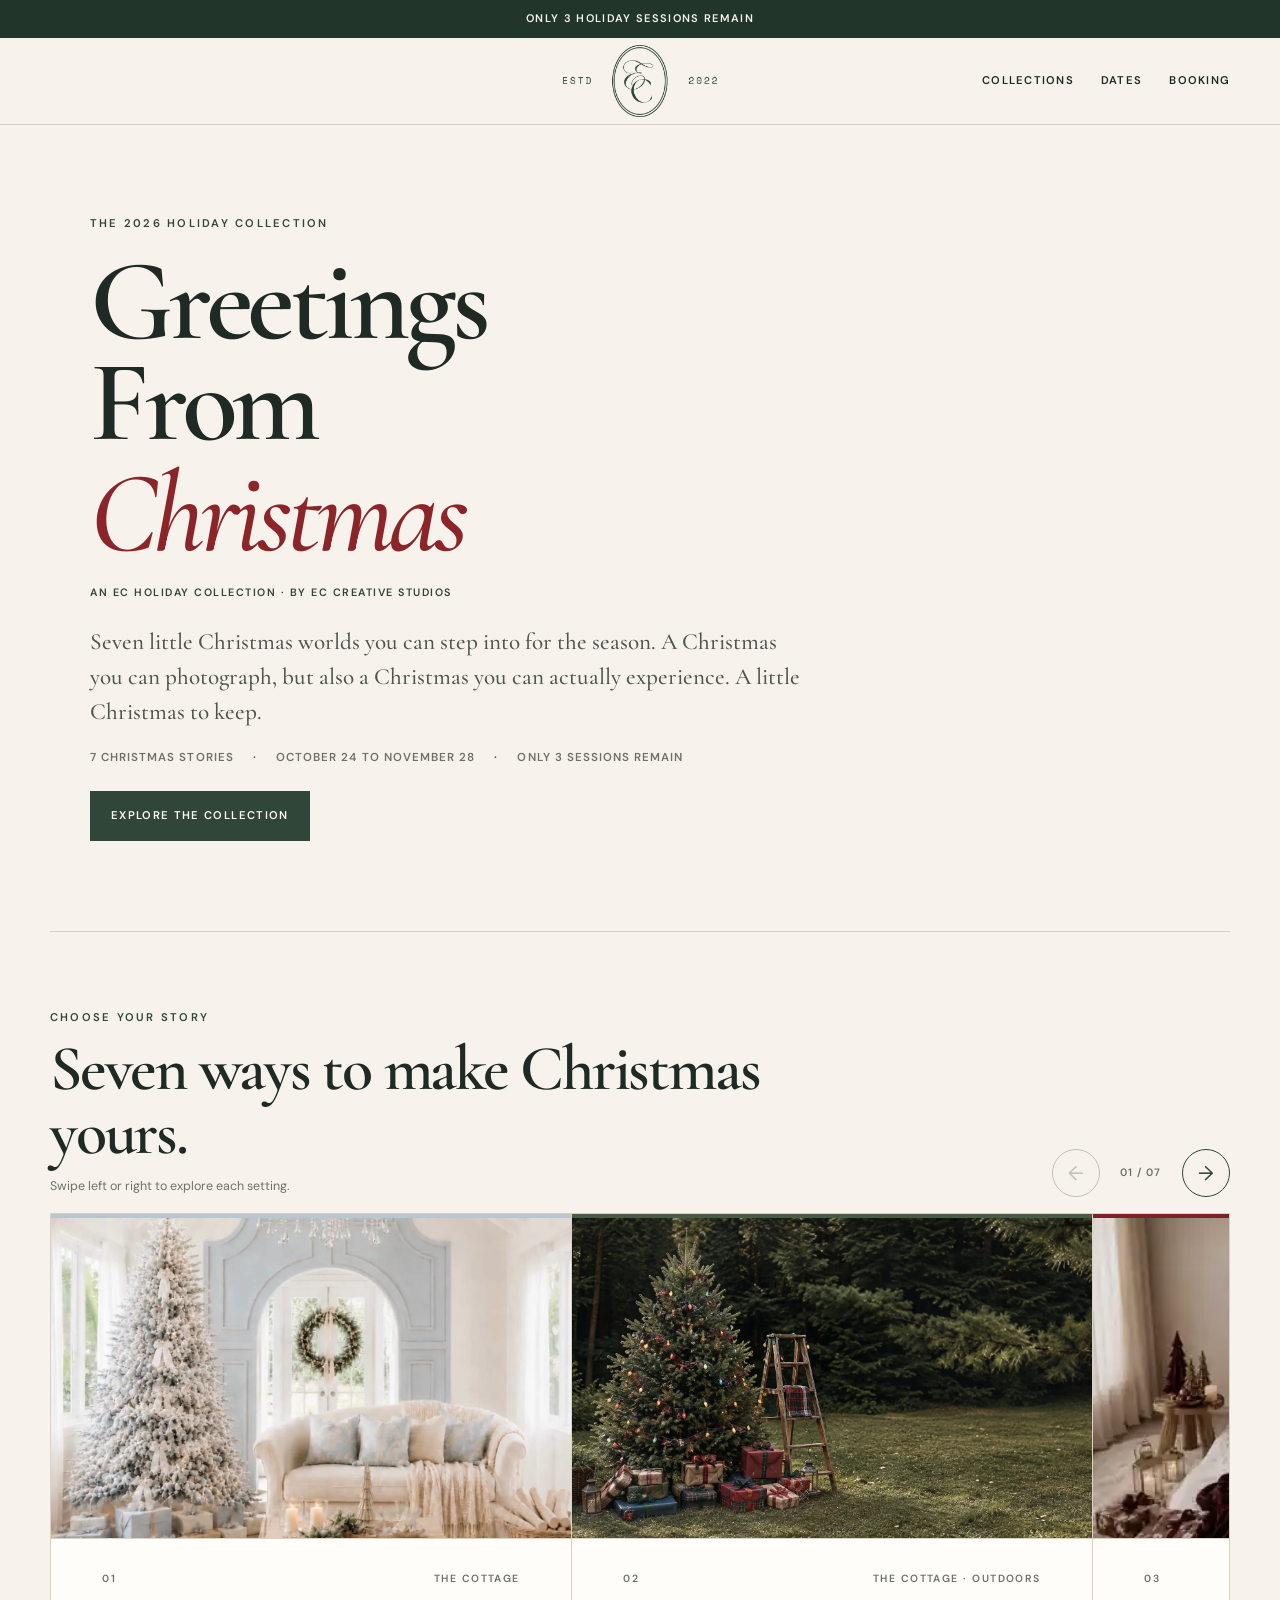
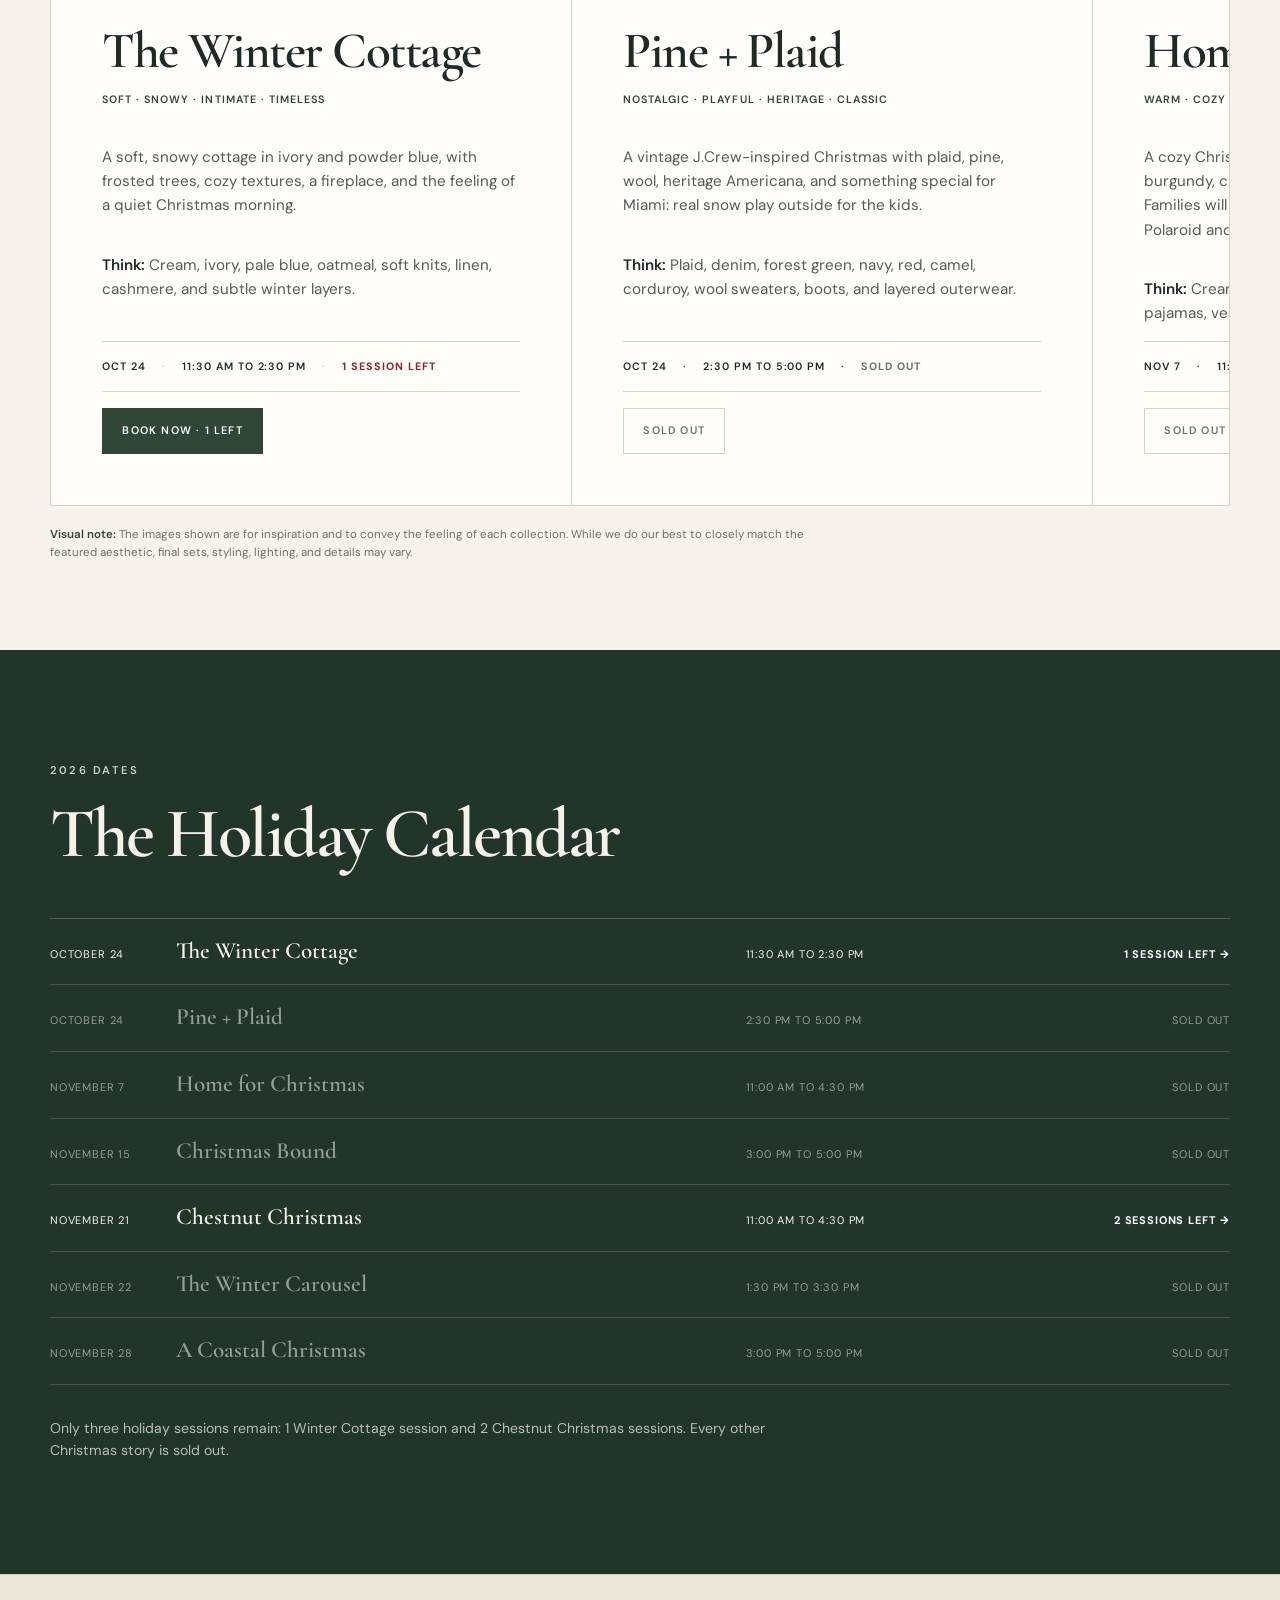
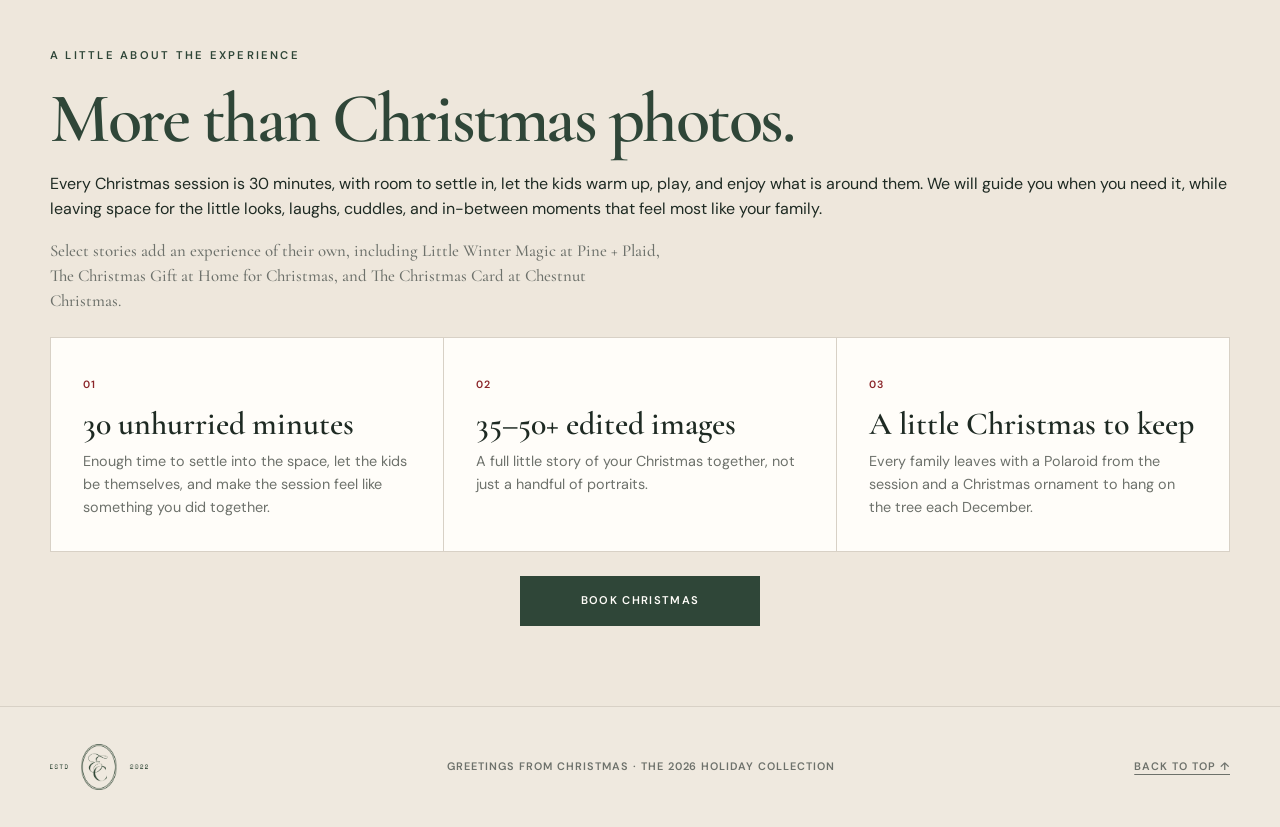
<file: index.html>
<!doctype html>
<html lang="en">
<head>
  <meta charset="utf-8" />
  <meta name="viewport" content="width=device-width, initial-scale=1" />
  <meta name="theme-color" content="#f7f3ec" />
  <meta name="description" content="Greetings From Christmas, the 2026 EC Creative Studios Holiday Collection. Seven Christmas stories available in limited sessions from October 24 through November 28." />
  <meta property="og:title" content="Greetings From Christmas | 2026 Holiday Collection" />
  <meta property="og:description" content="Seven Christmas stories. One season worth remembering. By EC Creative Studios." />
  <meta property="og:type" content="website" />
  <meta property="og:url" content="https://holiday.eccreativestudios.com/" />
  <meta property="og:site_name" content="EC Creative Studios" />
  <meta property="og:image" content="https://holiday.eccreativestudios.com/assets/greetings-from-christmas-share.jpg" />
  <meta property="og:image:secure_url" content="https://holiday.eccreativestudios.com/assets/greetings-from-christmas-share.jpg" />
  <meta property="og:image:type" content="image/jpeg" />
  <meta property="og:image:width" content="1200" />
  <meta property="og:image:height" content="630" />
  <meta property="og:image:alt" content="Greetings From Christmas, the 2026 Holiday Collection by EC Creative Studios" />
  <meta name="twitter:card" content="summary_large_image" />
  <meta name="twitter:title" content="Greetings From Christmas | 2026 Holiday Collection" />
  <meta name="twitter:description" content="Seven Christmas stories. One season worth remembering. By EC Creative Studios." />
  <meta name="twitter:image" content="https://holiday.eccreativestudios.com/assets/greetings-from-christmas-share.jpg" />
  <link rel="image_src" href="https://holiday.eccreativestudios.com/assets/greetings-from-christmas-share.jpg" />
  <title>Greetings From Christmas | EC Creative Studios</title>
  <link rel="preconnect" href="https://fonts.googleapis.com" />
  <link rel="preconnect" href="https://fonts.gstatic.com" crossorigin />
  <link href="https://fonts.googleapis.com/css2?family=Cormorant+Garamond:ital,wght@0,500;0,600;1,500&family=DM+Sans:wght@400;500;600&display=swap" rel="stylesheet" />
  <link rel="preload" as="image" href="assets/winter-cottage.webp" fetchpriority="high" />
  <link rel="stylesheet" href="styles.css" />
  <link rel="stylesheet" href="media.css" />
  <script defer src="collections.js"></script>
  <script defer src="app.js"></script>
</head>
<body>
  <a class="skip-link" href="#stories">Skip to the collection</a>

  <div class="preview-ribbon" role="note">
    <span>Private client access</span>
    <span aria-hidden="true">•</span>
    <span>Public release September 1</span>
  </div>

  <header class="site-header" id="top">
    <nav class="nav shell" aria-label="Primary navigation">
      <a class="brand" href="#top" aria-label="EC Creative Studios holiday collection home">
        <img class="brand-logo" src="assets/ec-creative-logo.webp" alt="EC Creative Studios, established 2022" width="1064" height="500" />
      </a>
      <div class="nav-links">
        <a href="#stories">Collections</a>
        <a href="#dates">Dates</a>
        <a href="booking.html">Booking</a>
      </div>
      <details class="mobile-menu">
        <summary aria-label="Open navigation menu">
          <span class="mobile-menu-icon" aria-hidden="true"></span>
        </summary>
        <nav class="mobile-menu-panel" aria-label="Mobile navigation">
          <a href="#dates">Dates</a>
          <a href="booking.html">Booking</a>
        </nav>
      </details>
    </nav>
  </header>

  <main>
    <section class="hero shell" aria-labelledby="hero-title">
      <p class="eyebrow">The 2026 Holiday Collection</p>
      <h1 id="hero-title"><span>Greetings From</span><em>Christmas</em></h1>
      <div class="hero-byline">
        <span>An EC Holiday Collection · By EC Creative Studios</span>
      </div>
      <p class="hero-intro">Seven little Christmas worlds you can step into for the season. A Christmas you can photograph, but also a Christmas you can actually experience. A little Christmas to keep.</p>
      <div class="hero-meta" aria-label="Collection details">
        <span>7 Christmas stories</span>
        <span>October 24 to November 28</span>
        <span>Only 3 sessions remain</span>
      </div>
      <a class="button button-primary" href="#stories">Explore the collection</a>
    </section>

    <section class="collection shell" id="stories" aria-labelledby="stories-heading">
      <div class="carousel-header">
        <div>
          <p class="eyebrow">Choose your story</p>
          <h2 id="stories-heading">Seven ways to make Christmas yours.</h2>
          <p class="swipe-hint">Swipe left or right to explore each setting.</p>
        </div>
        <div class="carousel-controls" aria-label="Collection carousel controls">
          <button class="carousel-button" type="button" data-carousel-direction="-1" aria-label="Previous Christmas story">←</button>
          <span class="carousel-count" id="carousel-count" aria-live="polite">01 / 07</span>
          <button class="carousel-button" type="button" data-carousel-direction="1" aria-label="Next Christmas story">→</button>
        </div>
      </div>

      <div class="stories" id="story-carousel" role="region" aria-roledescription="carousel" aria-label="Christmas session collection" tabindex="0">
      <article class="story is-available" data-story-slug="the-winter-cottage" role="group" aria-roledescription="slide" aria-label="1 of 7: The Winter Cottage, 1 session left" style="--accent:#b8c7cf">
        <figure class="story-media">
          <img src="assets/winter-cottage.webp" alt="Pale blue and white Christmas cottage living room with a chandelier, frosted tree, and soft neutral furnishings" width="1320" height="1589" fetchpriority="high" decoding="async" />
        </figure>
        <div class="story-topline"><span>01</span><span>The Cottage</span></div>
        <h3>The Winter Cottage</h3>
        <p class="story-feeling">Soft · Snowy · Intimate · Timeless</p>
        <p class="story-description">A soft, snowy cottage in ivory and powder blue, with frosted trees, cozy textures, a fireplace, and the feeling of a quiet Christmas morning.</p>
        <p class="story-think"><strong>Think:</strong> Cream, ivory, pale blue, oatmeal, soft knits, linen, cashmere, and subtle winter layers.</p>
        <div class="story-logistics"><span>Oct 24</span><span>11:30 AM to 2:30 PM</span><span class="story-availability is-low">1 session left</span></div>
        <a class="text-link" href="booking.html?story=the-winter-cottage">Book now · 1 left</a>
      </article>

      <article class="story is-sold-out" data-story-slug="pine-plaid" role="group" aria-roledescription="slide" aria-label="2 of 7: Pine and Plaid, sold out" style="--accent:#485b45">
        <figure class="story-media">
          <img src="assets/pine-plaid.webp" alt="Outdoor Christmas tree with plaid details, wrapped gifts, and evergreens" width="1672" height="941" loading="lazy" decoding="async" />
        </figure>
        <div class="story-topline"><span>02</span><span>The Cottage · Outdoors</span></div>
        <h3>Pine + Plaid</h3>
        <p class="story-feeling">Nostalgic · Playful · Heritage · Classic</p>
        <p class="story-description">A vintage J.Crew-inspired Christmas with plaid, pine, wool, heritage Americana, and something special for Miami: real snow play outside for the kids.</p>
        <p class="story-think"><strong>Think:</strong> Plaid, denim, forest green, navy, red, camel, corduroy, wool sweaters, boots, and layered outerwear.</p>
        <div class="story-logistics"><span>Oct 24</span><span>2:30 PM to 5:00 PM</span><span class="story-availability is-sold-out">Sold out</span></div>
        <span class="text-link is-disabled" aria-disabled="true">Sold out</span>
      </article>

      <article class="story is-sold-out" data-story-slug="home-for-christmas" role="group" aria-roledescription="slide" aria-label="3 of 7: Home for Christmas, sold out" style="--accent:#7d2027">
        <figure class="story-media">
          <img src="assets/home-for-christmas.webp" alt="Cozy Christmas bedroom with children resting on a bed, burgundy bows, candlelight, evergreen garland, and a decorated tree" width="1400" height="1050" loading="lazy" decoding="async" />
        </figure>
        <div class="story-topline"><span>03</span><span>Mint Studios</span></div>
        <h3>Home for Christmas</h3>
        <p class="story-feeling">Warm · Cozy · Nostalgic · Home</p>
        <p class="story-description">A cozy Christmas-at-home story in cream, deep burgundy, candlelight, soft bedding, and evergreen. Families will also make The Christmas Gift with their Polaroid and ornament.</p>
        <p class="story-think"><strong>Think:</strong> Cream, deep burgundy, evergreen, soft knits, pajamas, velvet, tartan, and cozy holiday layers.</p>
        <div class="story-logistics"><span>Nov 7</span><span>11:00 AM to 4:30 PM</span><span class="story-availability is-sold-out">Sold out</span></div>
        <span class="text-link is-disabled" aria-disabled="true">Sold out</span>
      </article>

      <article class="story is-sold-out" data-story-slug="christmas-bound" role="group" aria-roledescription="slide" aria-label="4 of 7: Christmas Bound, sold out" style="--accent:#8f3030">
        <figure class="story-media">
          <img src="assets/christmas-bound.webp" alt="Vintage red convertible filled with wrapped Christmas gifts, wreaths, and evergreen trees" width="1200" height="1182" loading="lazy" decoding="async" />
        </figure>
        <div class="story-topline"><span>04</span><span>Vintage Car · Limited Edition</span></div>
        <h3>Christmas Bound</h3>
        <p class="story-feeling">Cinematic · Adventurous · Nostalgic · Homeward</p>
        <p class="story-description">A Christmas journey inspired by heading home for the holidays, with luggage, packages, trees, and all the little details that make the journey part of the memory.</p>
        <p class="story-think"><strong>Think:</strong> Tartan, denim, corduroy, wool coats, sweaters, loafers, boots, and lived-in layers.</p>
        <div class="story-logistics"><span>Nov 15</span><span>3:00 PM to 5:00 PM</span><span>4 sessions</span><span class="story-availability is-sold-out">Sold out</span></div>
        <span class="text-link is-disabled" aria-disabled="true">Sold out</span>
      </article>

      <article class="story is-available" data-story-slug="chestnut-christmas" role="group" aria-roledescription="slide" aria-label="5 of 7: Chestnut Christmas, 2 sessions left" style="--accent:#74513f">
        <figure class="story-media">
          <img src="assets/chestnut-christmas.webp" alt="Warm cream Christmas living room with chestnut ornaments, brown velvet bows, evergreen garland, and layered neutral furnishings" width="1536" height="1024" loading="lazy" decoding="async" />
        </figure>
        <div class="story-topline"><span>05</span><span>Mint Studios</span></div>
        <h3>Chestnut Christmas</h3>
        <p class="story-feeling">Warm · Heritage · Classic · Cozy</p>
        <p class="story-description">Warm brown tones, wood, books, plaid, and an old-fashioned Christmas-at-home feeling. Families will use their Polaroid to create The Christmas Card.</p>
        <p class="story-think"><strong>Think:</strong> Chocolate, camel, cream, forest green, tartan, wool, corduroy, loafers, and knits.</p>
        <div class="story-logistics"><span>Nov 21</span><span>11:00 AM to 4:30 PM</span><span class="story-availability is-low">2 sessions left</span></div>
        <a class="text-link" href="booking.html?story=chestnut-christmas">Book now · 2 left</a>
      </article>
      <article class="story is-sold-out" data-story-slug="the-winter-carousel" role="group" aria-roledescription="slide" aria-label="6 of 7: The Winter Carousel, sold out" style="--accent:#c5b996">
        <figure class="story-media">
          <img src="assets/winter-carousel.webp" alt="White and gold winter carousel surrounded by frosted Christmas trees" width="1672" height="941" loading="lazy" decoding="async" />
        </figure>
        <div class="story-topline"><span>06</span><span>Mint Studios</span></div>
        <h3>The Winter Carousel</h3>
        <p class="story-feeling">Dreamy · Whimsical · Playful · Magical</p>
        <p class="story-description">A little Christmas magic for the kids, with frosted trees, a beautiful carousel, and plenty of room to ride, play, and simply be little.</p>
        <p class="story-think"><strong>Think:</strong> Ivory, winter white, soft neutrals, delicate textures, and timeless children’s clothing.</p>
        <div class="story-logistics"><span>Nov 22</span><span>1:30 PM to 3:30 PM</span><span class="story-availability is-sold-out">Sold out</span></div>
        <span class="text-link is-disabled" aria-disabled="true">Sold out</span>
      </article>

      <article class="story is-sold-out" data-story-slug="coastal-christmas" role="group" aria-roledescription="slide" aria-label="7 of 7: A Coastal Christmas, sold out" style="--accent:#819189">
        <figure class="story-media">
          <img src="assets/salt-pine.webp" alt="South Florida Christmas courtyard with a white cottage, warm sand, natural pine, and soft coastal holiday details" width="1672" height="941" loading="lazy" decoding="async" />
        </figure>
        <div class="story-topline"><span>07</span><span>South Florida · Outdoors</span></div>
        <h3>A Coastal Christmas</h3>
        <p class="story-feeling">Coastal · Warm · Relaxed · Miami</p>
        <p class="story-description">A very Miami Christmas with a beautiful white cottage, warm sand, soft neutrals, natural pine, and coastal details. Traditional Christmas, reimagined for home.</p>
        <p class="story-think"><strong>Think:</strong> Cream, oatmeal, sage, dusty blue, sand, linen, soft knits, natural textures, and understated holiday details.</p>
        <div class="story-logistics"><span>Nov 28</span><span>3:00 PM to 5:00 PM</span><span class="story-availability is-sold-out">Sold out</span></div>
        <span class="text-link is-disabled" aria-disabled="true">Sold out</span>
      </article>
      </div>
      <p class="collection-disclaimer" role="note"><strong>Visual note:</strong> The images shown are for inspiration and to convey the feeling of each collection. While we do our best to closely match the featured aesthetic, final sets, styling, lighting, and details may vary.</p>
    </section>

    <section class="schedule" id="dates" aria-labelledby="schedule-heading">
      <div class="shell">
        <div class="section-heading">
          <p class="eyebrow">2026 dates</p>
          <h2 id="schedule-heading">The Holiday Calendar</h2>
        </div>
        <div class="schedule-list" id="schedule-list"></div>
        <p class="schedule-note">Only three holiday sessions remain: 1 Winter Cottage session and 2 Chestnut Christmas sessions. Every other Christmas story is sold out.</p>
      </div>
    </section>

    <section class="book-christmas" aria-labelledby="book-christmas-heading">
      <div class="shell">
        <div class="book-christmas-heading">
          <div>
            <p class="eyebrow">A little about the experience</p>
            <h2 id="book-christmas-heading">More than Christmas photos.</h2>
            <p>Every Christmas session is 30 minutes, with room to settle in, let the kids warm up, play, and enjoy what is around them. We will guide you when you need it, while leaving space for the little looks, laughs, cuddles, and in-between moments that feel most like your family.</p>
            <p>Select stories add an experience of their own, including Little Winter Magic at Pine + Plaid, The Christmas Gift at Home for Christmas, and The Christmas Card at Chestnut Christmas.</p>
          </div>
        </div>
        <div class="details" aria-label="What is included in every Christmas session">
          <article>
            <span>01</span>
            <h3>30 unhurried minutes</h3>
            <p>Enough time to settle into the space, let the kids be themselves, and make the session feel like something you did together.</p>
          </article>
          <article>
            <span>02</span>
            <h3>35–50+ edited images</h3>
            <p>A full little story of your Christmas together, not just a handful of portraits.</p>
          </article>
          <article>
            <span>03</span>
            <h3>A little Christmas to keep</h3>
            <p>Every family leaves with a Polaroid from the session and a Christmas ornament to hang on the tree each December.</p>
          </article>
        </div>
        <div class="book-christmas-cta">
          <a class="button button-primary" href="booking.html">Book Christmas</a>
        </div>
      </div>
    </section>
  </main>

  <footer>
    <div class="shell footer-inner">
      <div class="footer-brand footer-ec">
        <img src="assets/ec-creative-logo.webp" alt="EC Creative Studios" width="1064" height="500" loading="lazy" decoding="async" />
      </div>
      <p>Greetings From Christmas · The 2026 Holiday Collection</p>
      <a href="#top">Back to top ↑</a>
    </div>
  </footer>
</body>
</html>
</file>
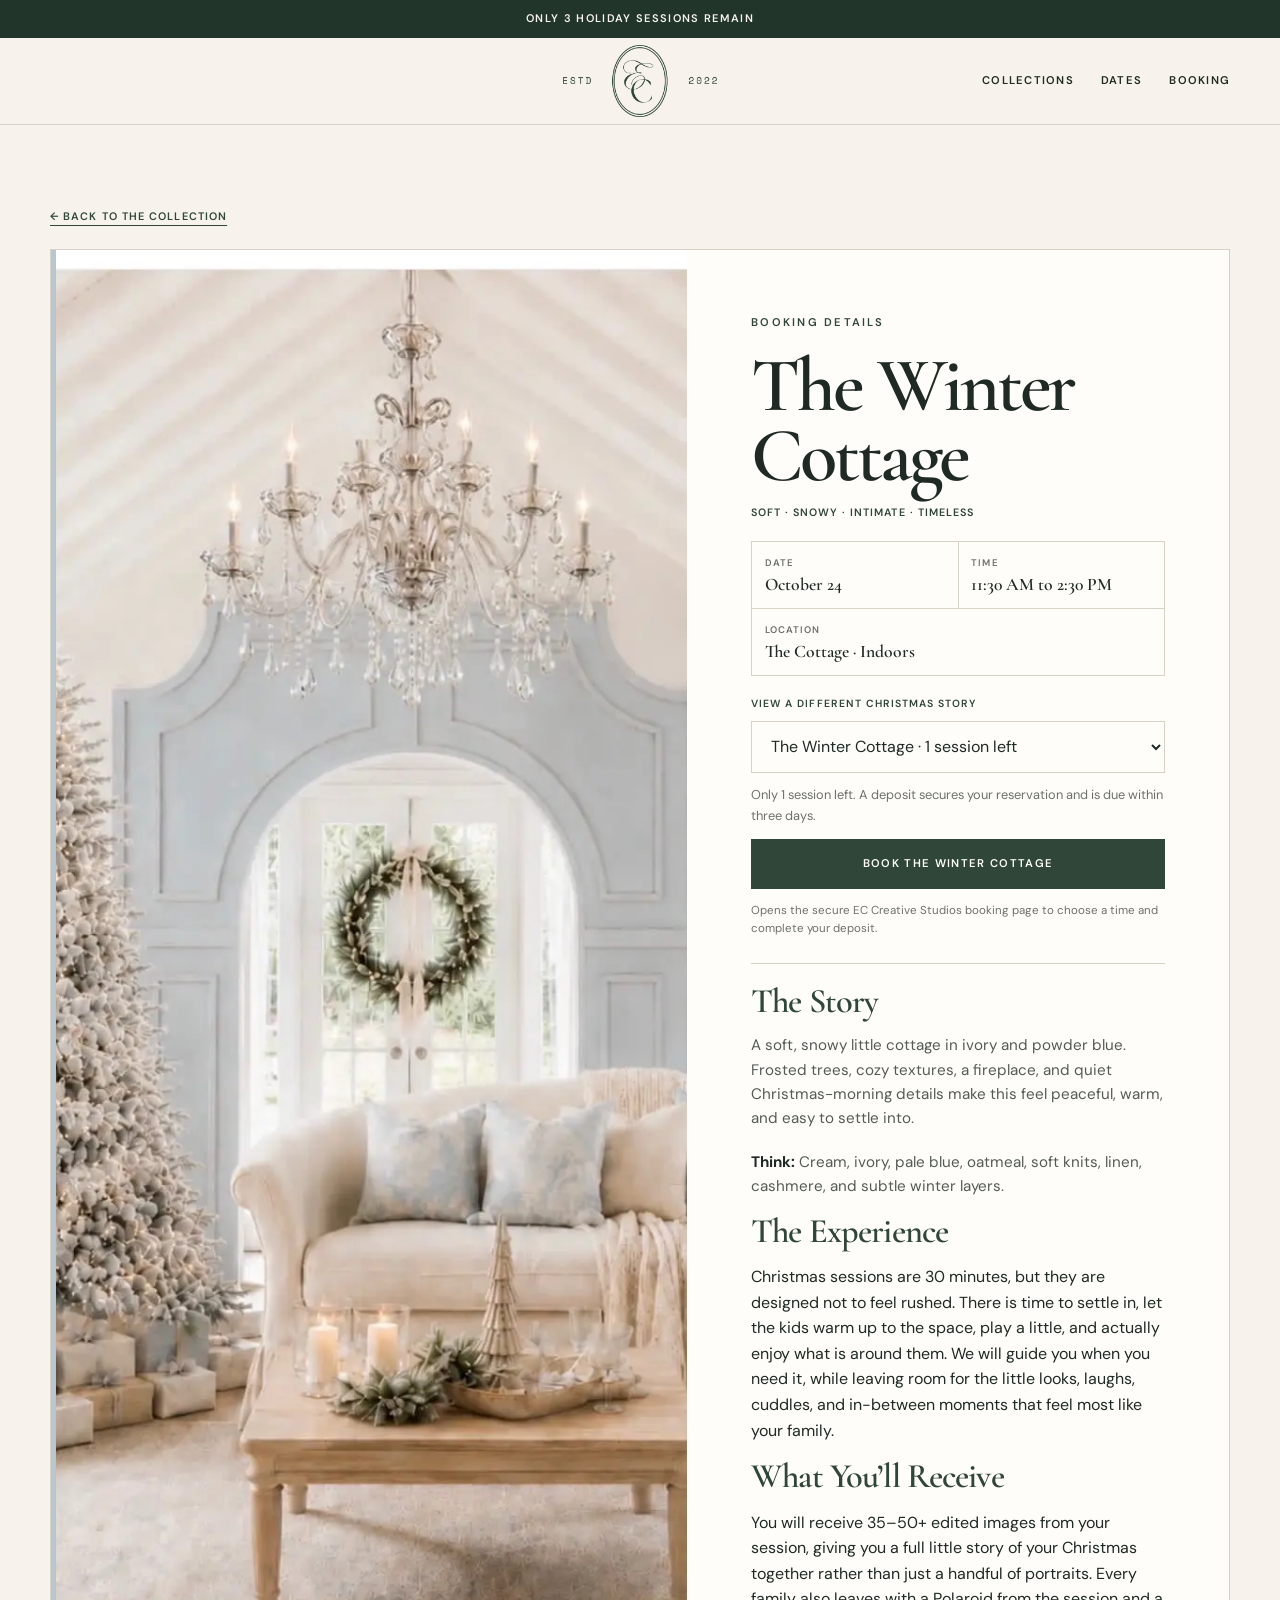
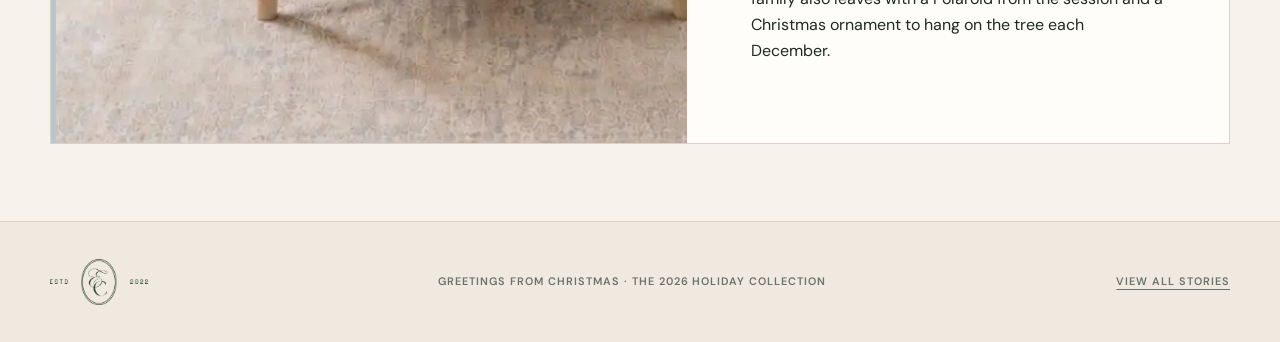
<file: booking.html>
<!doctype html>
<html lang="en">
<head>
  <meta charset="utf-8" />
  <meta name="viewport" content="width=device-width, initial-scale=1" />
  <meta name="theme-color" content="#f7f3ec" />
  <meta name="description" content="View dates, styling direction, experience details, and booking access for the 2026 EC Creative Studios Christmas collection." />
  <meta property="og:title" content="Book Greetings From Christmas | 2026 Holiday Collection" />
  <meta property="og:description" content="Choose your Christmas story, review its details, and reserve your 2026 holiday session." />
  <meta property="og:type" content="website" />
  <meta property="og:url" content="https://holiday.eccreativestudios.com/booking.html" />
  <meta property="og:site_name" content="EC Creative Studios" />
  <meta property="og:image" content="https://holiday.eccreativestudios.com/assets/greetings-from-christmas-share.jpg" />
  <meta property="og:image:secure_url" content="https://holiday.eccreativestudios.com/assets/greetings-from-christmas-share.jpg" />
  <meta property="og:image:type" content="image/jpeg" />
  <meta property="og:image:width" content="1200" />
  <meta property="og:image:height" content="630" />
  <meta property="og:image:alt" content="Greetings From Christmas, the 2026 Holiday Collection by EC Creative Studios" />
  <meta name="twitter:card" content="summary_large_image" />
  <meta name="twitter:title" content="Book Greetings From Christmas | 2026 Holiday Collection" />
  <meta name="twitter:description" content="Choose your Christmas story, review its details, and reserve your 2026 holiday session." />
  <meta name="twitter:image" content="https://holiday.eccreativestudios.com/assets/greetings-from-christmas-share.jpg" />
  <link rel="image_src" href="https://holiday.eccreativestudios.com/assets/greetings-from-christmas-share.jpg" />
  <title>Booking Details | Greetings From Christmas</title>
  <link rel="preconnect" href="https://fonts.googleapis.com" />
  <link rel="preconnect" href="https://fonts.gstatic.com" crossorigin />
  <link href="https://fonts.googleapis.com/css2?family=Cormorant+Garamond:ital,wght@0,500;0,600;1,500&family=DM+Sans:wght@400;500;600&display=swap" rel="stylesheet" />
  <link rel="stylesheet" href="styles.css" />
  <link rel="stylesheet" href="media.css" />
  <script defer src="collections.js"></script>
  <script defer src="app.js"></script>
</head>
<body class="booking-body">
  <a class="skip-link" href="#booking-details">Skip to booking details</a>

  <div class="preview-ribbon" role="note">
    <span>Private client access</span>
    <span aria-hidden="true">•</span>
    <span>Public release September 1</span>
  </div>

  <header class="site-header" id="top">
    <nav class="nav shell" aria-label="Primary navigation">
      <a class="brand" href="index.html" aria-label="EC Creative Studios holiday collection home">
        <img class="brand-logo" src="assets/ec-creative-logo.webp" alt="EC Creative Studios, established 2022" width="1064" height="500" />
      </a>
      <div class="nav-links">
        <a href="index.html#stories">Collections</a>
        <a href="index.html#dates">Dates</a>
        <a href="booking.html" aria-current="page">Booking</a>
      </div>
      <details class="mobile-menu">
        <summary aria-label="Open navigation menu">
          <span class="mobile-menu-icon" aria-hidden="true"></span>
        </summary>
        <nav class="mobile-menu-panel" aria-label="Mobile navigation">
          <a href="index.html#dates">Dates</a>
          <a href="booking.html" aria-current="page">Booking</a>
        </nav>
      </details>
    </nav>
  </header>

  <main class="booking-page" data-booking-page>
    <section class="booking-page-shell shell" id="booking-details" aria-labelledby="booking-title">
      <a class="back-link" href="index.html#stories">← Back to the collection</a>

      <div class="booking-layout">
        <figure class="booking-visual" id="booking-visual">
          <img id="booking-image" src="assets/winter-cottage.webp" alt="Pale blue and white Christmas cottage living room with a chandelier, frosted tree, and soft neutral furnishings" width="1320" height="1589" fetchpriority="high" decoding="async" />
          <div class="booking-image-pending" id="booking-image-pending" hidden>
            <span>Holiday Story</span>
            <strong>Photography coming soon</strong>
          </div>
        </figure>

        <div class="booking-detail">
          <p class="eyebrow">Booking details</p>
          <h1 id="booking-title">The Winter Cottage</h1>
          <p class="booking-feeling" id="booking-feeling">Soft · Snowy · Intimate · Timeless</p>
          <dl class="booking-meta-grid">
            <div>
              <dt>Date</dt>
              <dd id="booking-date">October 24</dd>
            </div>
            <div>
              <dt>Time</dt>
              <dd id="booking-time">11:30 AM to 2:30 PM</dd>
            </div>
            <div class="booking-meta-location">
              <dt>Location</dt>
              <dd id="booking-location">The Cottage · Indoors</dd>
            </div>
          </dl>

          <div class="booking-control">
            <label for="story-select">View a different Christmas story</label>
            <select id="story-select" aria-describedby="booking-status">
              <option value="the-winter-cottage">The Winter Cottage</option>
            </select>
          </div>

          <p class="booking-status" id="booking-status">Only 1 session left. A deposit secures your reservation and is due within three days.</p>
          <a class="button button-primary booking-button" id="booking-button" href="https://ECCreativeStudio.pixieset.com/booking/The-Winter-Cottage" aria-disabled="false">Book The Winter Cottage</a>
          <p class="booking-external-note">Opens the secure EC Creative Studios booking page to choose a time and complete your deposit.</p>

          <div class="booking-story-notes" aria-labelledby="booking-story-heading">
            <h2 id="booking-story-heading">The Story</h2>
            <p class="booking-description" id="booking-description">A soft, snowy little cottage in ivory and powder blue. Frosted trees, cozy textures, a fireplace, and quiet Christmas-morning details make this feel peaceful, warm, and easy to settle into.</p>
            <p class="booking-think" id="booking-think"><strong>Think:</strong> Cream, ivory, pale blue, oatmeal, soft knits, linen, cashmere, and subtle winter layers.</p>

            <div id="booking-special-experience" hidden>
              <h2 id="booking-experience-title"></h2>
              <p id="booking-experience-description"></p>
            </div>

            <h2>The Experience</h2>
            <p>Christmas sessions are 30 minutes, but they are designed not to feel rushed. There is time to settle in, let the kids warm up to the space, play a little, and actually enjoy what is around them. We will guide you when you need it, while leaving room for the little looks, laughs, cuddles, and in-between moments that feel most like your family.</p>

            <h2>What You’ll Receive</h2>
            <p>You will receive 35–50+ edited images from your session, giving you a full little story of your Christmas together rather than just a handful of portraits. Every family also leaves with a Polaroid from the session and a Christmas ornament to hang on the tree each December.</p>
          </div>

          <noscript>
            <p class="booking-status">JavaScript is required to switch collections here. Return to the collection page and use the direct booking link for your chosen story.</p>
          </noscript>
        </div>
      </div>
    </section>

  </main>

  <footer>
    <div class="shell footer-inner">
      <div class="footer-brand footer-ec">
        <img src="assets/ec-creative-logo.webp" alt="EC Creative Studios" width="1064" height="500" loading="lazy" decoding="async" />
      </div>
      <p>Greetings From Christmas · The 2026 Holiday Collection</p>
      <a href="index.html#stories">View all stories</a>
    </div>
  </footer>
</body>
</html>
</file>
<file: styles.css>
:root {
  --paper: #f7f3ec;
  --paper-warm: #eee7dc;
  --ink: #1e2a23;
  --muted: #6d716b;
  --green: #2f4638;
  --green-dark: #22352b;
  --red: #8b2529;
  --line: #d8d1c6;
  --white: #fffdf9;
  --serif: "Cormorant Garamond", Georgia, serif;
  --sans: "DM Sans", Arial, sans-serif;
}

* { box-sizing: border-box; }
html { scroll-behavior: smooth; }
body {
  margin: 0;
  background: var(--paper);
  color: var(--ink);
  font-family: var(--sans);
  line-height: 1.6;
}

img { display: block; max-width: 100%; }
a { color: inherit; }
button, select { font: inherit; }

::selection { background: var(--green); color: var(--white); }

.skip-link {
  position: absolute;
  top: -100px;
  left: 1rem;
  z-index: 100;
  padding: .75rem 1rem;
  background: var(--ink);
  color: white;
}
.skip-link:focus { top: 1rem; }

.shell {
  width: min(1180px, calc(100% - 40px));
  margin-inline: auto;
}

.preview-ribbon {
  display: flex;
  justify-content: center;
  align-items: center;
  gap: .8rem;
  min-height: 38px;
  padding: .5rem 1rem;
  background: var(--green-dark);
  color: #f7f3ec;
  font-size: .69rem;
  font-weight: 600;
  letter-spacing: .12em;
  text-transform: uppercase;
  text-align: center;
}

.site-header {
  border-bottom: 1px solid var(--line);
  background: rgba(247,243,236,.96);
}

.nav {
  position: relative;
  min-height: 86px;
  display: flex;
  align-items: center;
  justify-content: flex-end;
  gap: 2rem;
}

.brand {
  position: absolute;
  left: 50%;
  display: inline-flex;
  align-items: center;
  transform: translateX(-50%);
  text-decoration: none;
}
.brand-logo {
  width: clamp(132px, 13vw, 154px);
  height: auto;
  object-fit: contain;
  flex: 0 0 auto;
}

.nav-links {
  display: flex;
  gap: 1.7rem;
  margin-left: auto;
}
.nav-links a {
  text-decoration: none;
  font-size: .7rem;
  font-weight: 600;
  letter-spacing: .11em;
  text-transform: uppercase;
}
.nav-links a:hover { color: var(--red); }

.mobile-menu { display: none; }
.mobile-menu summary {
  display: grid;
  place-items: center;
  width: 44px;
  height: 44px;
  padding: 0;
  border: 1px solid var(--line);
  border-radius: 50%;
  background: var(--paper);
  cursor: pointer;
  list-style: none;
}
.mobile-menu summary::-webkit-details-marker { display: none; }
.mobile-menu summary:focus-visible {
  outline: 3px solid color-mix(in srgb, var(--red) 60%, transparent);
  outline-offset: 3px;
}
.mobile-menu-icon,
.mobile-menu-icon::before,
.mobile-menu-icon::after {
  display: block;
  width: 18px;
  height: 1.5px;
  background: var(--green-dark);
  transition: transform 180ms ease, opacity 180ms ease;
}
.mobile-menu-icon {
  position: relative;
}
.mobile-menu-icon::before,
.mobile-menu-icon::after {
  content: "";
  position: absolute;
  left: 0;
}
.mobile-menu-icon::before { transform: translateY(-6px); }
.mobile-menu-icon::after { transform: translateY(6px); }
.mobile-menu[open] .mobile-menu-icon { background: transparent; }
.mobile-menu[open] .mobile-menu-icon::before { transform: rotate(45deg); }
.mobile-menu[open] .mobile-menu-icon::after { transform: rotate(-45deg); }
.mobile-menu-panel {
  position: absolute;
  top: calc(100% + 8px);
  right: 0;
  z-index: 40;
  display: grid;
  min-width: 176px;
  padding: .35rem;
  background: var(--white);
  border: 1px solid var(--line);
  box-shadow: 0 14px 32px rgba(30, 42, 35, .14);
}
.mobile-menu-panel a {
  padding: .75rem .9rem;
  color: var(--ink);
  font-size: .67rem;
  font-weight: 600;
  letter-spacing: .11em;
  text-decoration: none;
  text-transform: uppercase;
}
.mobile-menu-panel a:hover,
.mobile-menu-panel a:focus-visible,
.mobile-menu-panel a[aria-current="page"] {
  background: var(--paper-warm);
  color: var(--red);
  outline: none;
}

.hero {
  padding-block: clamp(3.5rem, 7vw, 6rem);
  max-width: 1100px;
}
.eyebrow {
  margin: 0 0 1.15rem;
  color: var(--green);
  font-size: .7rem;
  font-weight: 600;
  letter-spacing: .2em;
  text-transform: uppercase;
}
.hero h1 {
  max-width: 1000px;
  margin: 0;
  font: 600 clamp(4.3rem, 9vw, 8.4rem)/.88 var(--serif);
  letter-spacing: -.045em;
}
.hero h1 > span,
.hero h1 > em {
  display: block;
}
.hero h1 > span {
  max-width: 10.5ch;
}
.hero h1 > em {
  width: fit-content;
  margin-top: .08em;
  color: var(--red);
  font-weight: 500;
}
.hero-byline {
  display: flex;
  align-items: center;
  gap: 0;
  margin-top: 1.25rem;
  color: var(--green);
  font-size: .67rem;
  font-weight: 600;
  letter-spacing: .14em;
  text-transform: uppercase;
}
.hero-intro {
  max-width: 720px;
  margin: 1.5rem 0 1.2rem;
  color: #4e554f;
  font: 500 clamp(1.15rem, 2vw, 1.45rem)/1.5 var(--serif);
}
.hero-meta {
  display: flex;
  flex-wrap: wrap;
  gap: .55rem 1.2rem;
  margin-bottom: 1.5rem;
  color: var(--muted);
  font-size: .72rem;
  font-weight: 600;
  letter-spacing: .09em;
  text-transform: uppercase;
}
.hero-meta span:not(:last-child)::after {
  content: "·";
  margin-left: 1.2rem;
  color: var(--red);
}

.button {
  display: inline-flex;
  align-items: center;
  justify-content: center;
  min-height: 50px;
  padding: .9rem 1.25rem;
  border: 1px solid var(--green);
  text-decoration: none;
  font-size: .7rem;
  font-weight: 600;
  letter-spacing: .12em;
  text-transform: uppercase;
  transition: background .2s ease, color .2s ease, transform .2s ease;
}
.button-primary {
  background: var(--green);
  color: var(--white);
}
.button-primary:hover {
  background: var(--green-dark);
  transform: translateY(-1px);
}
.button.is-disabled {
  opacity: .45;
  pointer-events: none;
}

.section-heading h2,
.booking h2,
.book-christmas-heading h2 {
  margin: 0;
  font: 600 clamp(2.8rem, 5.5vw, 5.2rem)/1.02 var(--serif);
  letter-spacing: -.035em;
}

.collection {
  padding: clamp(3rem, 6vw, 5rem) 0 5.5rem;
  border-top: 1px solid var(--line);
}
.carousel-header {
  display: flex;
  align-items: end;
  justify-content: space-between;
  gap: 2rem;
  margin-bottom: 1rem;
}
.carousel-header .eyebrow { margin-bottom: .65rem; }
.carousel-header h2 {
  max-width: 750px;
  margin: 0;
  font: 600 clamp(2.5rem, 5vw, 4.8rem)/1 var(--serif);
  letter-spacing: -.035em;
}
.swipe-hint {
  margin: .75rem 0 0;
  color: var(--muted);
  font-size: .78rem;
}
.carousel-controls {
  display: flex;
  align-items: center;
  gap: .7rem;
  flex: 0 0 auto;
}
.carousel-button {
  width: 48px;
  height: 48px;
  border: 1px solid var(--green);
  border-radius: 50%;
  background: transparent;
  color: var(--green);
  cursor: pointer;
  font-size: 1.25rem;
  transition: background .2s ease, color .2s ease, opacity .2s ease;
}
.carousel-button:hover:not(:disabled) {
  background: var(--green);
  color: var(--white);
}
.carousel-button:disabled {
  cursor: default;
  opacity: .28;
}
.carousel-count {
  min-width: 60px;
  color: var(--muted);
  font-size: .67rem;
  font-weight: 600;
  font-variant-numeric: tabular-nums;
  letter-spacing: .1em;
  text-align: center;
}

.stories {
  display: flex;
  align-items: stretch;
  gap: 1px;
  width: 100%;
  padding: 0;
  overflow-x: auto;
  overscroll-behavior-inline: contain;
  background: var(--line);
  border: 1px solid var(--line);
  scroll-behavior: smooth;
  scroll-snap-type: x mandatory;
  scrollbar-width: none;
  -webkit-overflow-scrolling: touch;
}
.stories::-webkit-scrollbar { display: none; }
.stories:focus-visible {
  outline: 3px solid color-mix(in srgb, var(--red) 65%, transparent);
  outline-offset: 5px;
}
.collection-disclaimer {
  max-width: 760px;
  margin: 1.25rem 0 0;
  color: var(--muted);
  font-size: .72rem;
  line-height: 1.55;
}
.collection-disclaimer strong {
  color: var(--green);
  font-weight: 600;
}
.story {
  --story-pad: clamp(2rem, 4vw, 4rem);
  position: relative;
  display: flex;
  flex-direction: column;
  flex: 0 0 clamp(360px, 44vw, 520px);
  min-width: 0;
  padding: var(--story-pad);
  background: var(--white);
  scroll-snap-align: start;
  scroll-snap-stop: always;
}
.story::before {
  content: "";
  position: absolute;
  left: 0;
  top: 0;
  width: 100%;
  height: 4px;
  background: var(--accent, var(--green));
  z-index: 2;
}
.story-topline {
  display: flex;
  justify-content: space-between;
  gap: 1rem;
  margin-bottom: 2.4rem;
  color: var(--muted);
  font-size: .65rem;
  font-weight: 600;
  letter-spacing: .14em;
  text-transform: uppercase;
}
.story h3 {
  margin: 0;
  font: 600 clamp(2.4rem, 4vw, 4rem)/.98 var(--serif);
  letter-spacing: -.03em;
}
.story-feeling {
  margin: .9rem 0 1.35rem;
  color: var(--green);
  font-size: .67rem;
  font-weight: 600;
  letter-spacing: .095em;
  text-transform: uppercase;
}
.story-description,
.story-think {
  max-width: 650px;
  color: #545b55;
  font-size: .95rem;
}
.story-think { margin-top: 1.25rem; }
.story-think strong {
  color: var(--ink);
  font-weight: 600;
}
.story-logistics {
  display: flex;
  flex-wrap: wrap;
  gap: .55rem 1rem;
  margin: auto 0 1rem;
  padding: 1rem 0;
  border-top: 1px solid var(--line);
  border-bottom: 1px solid var(--line);
  font-size: .67rem;
  font-weight: 600;
  letter-spacing: .09em;
  text-transform: uppercase;
}
.story-logistics span:not(:last-child)::after {
  content: "·";
  margin-left: 1rem;
  color: var(--accent, var(--red));
}
.text-link {
  display: inline-flex;
  align-items: center;
  justify-content: center;
  align-self: flex-start;
  min-height: 46px;
  margin-top: 0;
  padding: .75rem 1.2rem;
  background: var(--green);
  border: 1px solid var(--green);
  color: var(--white);
  font-size: .68rem;
  font-weight: 600;
  letter-spacing: .11em;
  text-decoration: none;
  text-transform: uppercase;
  transition: background .2s ease, border-color .2s ease;
}
.text-link:hover {
  background: var(--green-dark);
  border-color: var(--green-dark);
}
.text-link.is-disabled {
  background: transparent;
  border-color: var(--line);
  color: var(--muted);
  cursor: default;
  pointer-events: none;
}
.story.is-sold-out .story-media img {
  filter: saturate(.72);
}
.story-availability {
  color: var(--red);
  font-weight: 700;
}
.story-availability.is-sold-out {
  color: var(--muted);
}
.schedule-row.is-sold-out {
  color: rgba(255,255,255,.52);
}
.schedule-row.is-sold-out:hover {
  color: rgba(255,255,255,.72);
}
.schedule-row.is-available .schedule-action {
  color: #fff;
  font-weight: 700;
}

.schedule {
  padding: 7rem 0;
  background: var(--green-dark);
  color: #f6f2ea;
}
.schedule .eyebrow { color: #c8d0c9; }
.section-heading { margin-bottom: 3rem; }
.schedule-list { border-top: 1px solid rgba(255,255,255,.22); }
.schedule-row {
  display: grid;
  grid-template-columns: 110px 1.35fr .85fr 120px;
  gap: 1rem;
  align-items: baseline;
  padding: 1.25rem 0;
  border-bottom: 1px solid rgba(255,255,255,.16);
  color: inherit;
  text-decoration: none;
  transition: color .2s ease, padding-inline .2s ease;
}
.schedule-row:hover {
  color: #fff;
  padding-inline: .4rem;
}
.schedule-row time,
.schedule-row span {
  font-size: .69rem;
  letter-spacing: .075em;
  text-transform: uppercase;
}
.schedule-row strong {
  font: 600 1.45rem/1.1 var(--serif);
}
.schedule-action {
  font-size: .63rem;
  letter-spacing: .08em;
  text-align: right;
  text-transform: uppercase;
}
.schedule-note {
  max-width: 760px;
  margin: 2rem 0 0;
  color: rgba(255,255,255,.68);
  font-size: .88rem;
}

.booking { padding-block: 7rem; }
.booking-card {
  display: grid;
  grid-template-columns: 1fr .8fr;
  gap: clamp(2rem, 6vw, 6rem);
  padding: clamp(2rem, 5vw, 5rem);
  background: var(--paper-warm);
  border: 1px solid var(--line);
}
.booking h2 { color: var(--red); }
.booking-copy > p:last-child {
  max-width: 620px;
  color: #555c56;
}
.booking-panel {
  padding: 1.4rem;
  background: rgba(255,255,255,.72);
  border: 1px solid var(--line);
}
.booking-panel label {
  display: block;
  margin-bottom: .55rem;
  font-size: .65rem;
  font-weight: 600;
  letter-spacing: .12em;
  text-transform: uppercase;
}
.booking-panel select {
  width: 100%;
  padding: .9rem .85rem;
  border: 1px solid var(--line);
  border-radius: 0;
  background: var(--white);
  color: var(--ink);
}
.selected-story {
  min-height: 86px;
  margin: 1rem 0;
  padding: 1rem 0;
  border-top: 1px solid var(--line);
  border-bottom: 1px solid var(--line);
}
.selected-story strong {
  display: block;
  margin-bottom: .35rem;
  font: 600 1.6rem/1 var(--serif);
}
.selected-story span {
  color: var(--muted);
  font-size: .77rem;
}
.booking-status {
  margin: 0 0 1rem;
  color: var(--muted);
  font-size: .8rem;
}
.booking-panel .button { width: 100%; }

.details {
  display: grid;
  grid-template-columns: repeat(3, 1fr);
  gap: 1px;
  margin-bottom: 7rem;
  background: var(--line);
  border: 1px solid var(--line);
}
.details article {
  background: var(--white);
  padding: 2rem;
}
.details article > span {
  color: var(--red);
  font-size: .66rem;
  font-weight: 600;
  letter-spacing: .1em;
}
.details h3 {
  margin: .75rem 0 .6rem;
  font: 600 2rem/1 var(--serif);
}
.details p {
  margin: 0;
  color: var(--muted);
  font-size: .9rem;
}

.book-christmas {
  padding: 4.5rem 0 5rem;
  background: var(--paper-warm);
  border-top: 1px solid var(--line);
}
.book-christmas-heading {
  margin-bottom: 1.5rem;
}
.book-christmas-heading h2 {
  color: var(--green);
}
.book-christmas-heading p:last-child {
  max-width: 610px;
  margin: .9rem 0 0;
  color: var(--muted);
  font: 500 1.05rem/1.5 var(--serif);
}
.book-christmas .details {
  margin-bottom: 0;
}
.book-christmas-cta {
  display: flex;
  justify-content: center;
  margin-top: 1.5rem;
}
.book-christmas-cta .button {
  min-width: 240px;
}

.booking-page {
  --accent: #b8c7cf;
}
.booking-page-shell {
  padding-block: clamp(2.5rem, 6vw, 6rem);
}
.back-link {
  display: inline-block;
  margin-bottom: 1.5rem;
  color: var(--green);
  font-size: .68rem;
  font-weight: 600;
  letter-spacing: .1em;
  text-transform: uppercase;
  text-underline-offset: 5px;
}
.booking-layout {
  display: grid;
  grid-template-columns: minmax(0, 1.08fr) minmax(360px, .92fr);
  overflow: hidden;
  background: var(--white);
  border: 1px solid var(--line);
}
.booking-visual {
  position: relative;
  min-height: 720px;
  margin: 0;
  overflow: hidden;
  background: var(--paper-warm);
}
.booking-visual::before {
  content: "";
  position: absolute;
  inset: 0 auto 0 0;
  z-index: 2;
  width: 5px;
  background: var(--accent);
}
.booking-visual img {
  width: 100%;
  height: 100%;
  object-fit: cover;
}
.booking-visual img[hidden] {
  display: none;
}
.booking-visual.is-pending,
.booking-visual.is-error {
  display: grid;
  place-items: center;
  padding: 2rem;
  background:
    linear-gradient(145deg, color-mix(in srgb, var(--accent) 18%, var(--paper)), var(--paper-warm));
}
.booking-image-pending {
  display: grid;
  gap: .45rem;
  color: var(--green);
  text-align: center;
}
.booking-image-pending[hidden] { display: none; }
.booking-image-pending span {
  font-size: .67rem;
  font-weight: 600;
  letter-spacing: .12em;
  text-transform: uppercase;
}
.booking-image-pending strong {
  font: italic 500 clamp(2rem, 4vw, 3.7rem)/1 var(--serif);
}
.booking-detail {
  align-self: center;
  padding: clamp(2rem, 5vw, 5rem);
}
.booking-detail h1 {
  margin: 0;
  font: 600 clamp(3.2rem, 6vw, 6rem)/.92 var(--serif);
  letter-spacing: -.04em;
}
.booking-feeling {
  margin: .75rem 0 1rem;
  color: var(--green);
  font-size: .67rem;
  font-weight: 600;
  letter-spacing: .095em;
  text-transform: uppercase;
}
.booking-description,
.booking-think {
  color: #545b55;
  font-size: .95rem;
}
.booking-think { margin-top: 1.2rem; }
.booking-think strong { color: var(--ink); }
.booking-meta-grid {
  display: grid;
  grid-template-columns: repeat(2, minmax(0, 1fr));
  margin: 1.25rem 0;
  border-top: 1px solid var(--line);
  border-left: 1px solid var(--line);
}
.booking-meta-grid > div {
  min-width: 0;
  padding: .8rem;
  border-right: 1px solid var(--line);
  border-bottom: 1px solid var(--line);
}
.booking-meta-grid dt {
  color: var(--muted);
  font-size: .6rem;
  font-weight: 600;
  letter-spacing: .11em;
  text-transform: uppercase;
}
.booking-meta-grid dd {
  margin: .25rem 0 0;
  font: 600 1.1rem/1.2 var(--serif);
}
.booking-meta-location {
  grid-column: 1 / -1;
}
.booking-control label {
  display: block;
  margin-bottom: .5rem;
  color: var(--green);
  font-size: .65rem;
  font-weight: 600;
  letter-spacing: .1em;
  text-transform: uppercase;
}
.booking-control select {
  width: 100%;
  min-height: 52px;
  padding: .8rem 2.8rem .8rem .9rem;
  border: 1px solid var(--line);
  border-radius: 0;
  background: var(--white);
  color: var(--ink);
}
.booking-page .booking-status {
  margin: .8rem 0;
}
.booking-button { width: 100%; }
.booking-external-note {
  margin: .8rem 0 0;
  color: var(--muted);
  font-size: .72rem;
}
.booking-story-notes {
  margin-top: 1.5rem;
  padding-top: 1.25rem;
  border-top: 1px solid var(--line);
}
.booking-story-notes h2 {
  margin: 0 0 .8rem;
  color: var(--green);
  font: 600 2.15rem/1 var(--serif);
  letter-spacing: -.025em;
}

footer {
  border-top: 1px solid var(--line);
  background: #efe9df;
}
.footer-inner {
  min-height: 120px;
  display: flex;
  align-items: center;
  justify-content: space-between;
  gap: 2rem;
}
.footer-ec {
  display: inline-flex;
  align-items: center;
  gap: .7rem;
}
.footer-ec img {
  width: 98px;
  height: auto;
  object-fit: contain;
}
.footer-inner p,
.footer-inner a {
  color: var(--muted);
  font-size: .68rem;
  font-weight: 600;
  letter-spacing: .09em;
  text-transform: uppercase;
}
.footer-inner a { text-underline-offset: 4px; }

@media (max-width: 900px) {
  .booking-card { grid-template-columns: 1fr; }
  .booking-layout { grid-template-columns: 1fr; }
  .booking-visual {
    min-height: 0;
    aspect-ratio: 16 / 10;
  }
  .schedule-row { grid-template-columns: 95px 1fr 110px; }
  .schedule-time {
    grid-column: 2;
    color: rgba(255,255,255,.65);
  }
  .schedule-action {
    grid-column: 3;
    grid-row: 1 / 3;
    align-self: center;
  }
}

@media (max-width: 680px) {
  .shell { width: min(100% - 28px, 1180px); }
  .preview-ribbon {
    min-height: 44px;
    gap: .5rem;
    font-size: .58rem;
    letter-spacing: .11em;
  }
  .nav {
    min-height: 76px;
    gap: .85rem;
  }
  .brand-logo {
    width: 118px;
  }
  .nav-links { display: none; }
  .mobile-menu {
    position: relative;
    z-index: 30;
    display: block;
    margin-left: auto;
  }

  .hero {
    padding-top: 2.6rem;
    padding-bottom: 3.25rem;
  }
  .hero .eyebrow { margin-bottom: 1rem; }
  .hero h1 {
    font-size: clamp(3.55rem, 16.5vw, 4.9rem);
    line-height: .9;
    letter-spacing: -.042em;
  }
  .hero h1 > span {
    max-width: 8.9ch;
  }
  .hero h1 > em {
    margin-top: .12em;
  }
  .hero-byline {
    margin-top: 1.05rem;
    font-size: .61rem;
  }
  .hero-intro {
    margin-top: 1.25rem;
    font-size: 1.03rem;
    line-height: 1.5;
  }
  .hero-meta {
    display: grid;
    gap: .35rem;
  }
  .hero-meta span:not(:last-child)::after { display: none; }

  .section-heading h2,
  .booking h2 {
    line-height: 1.02;
  }

  .collection {
    padding-top: 2.75rem;
    padding-bottom: 4rem;
  }
  .carousel-header {
    display: grid;
    align-items: start;
    gap: .9rem;
  }
  .carousel-header h2 {
    font-size: clamp(2.6rem, 12vw, 3.5rem);
  }
  .carousel-controls {
    justify-content: space-between;
  }
  .carousel-button {
    width: 44px;
    height: 44px;
  }
  .stories {
    width: 100%;
  }
  .story {
    --story-pad: 1.25rem;
    flex-basis: calc(100vw - 44px);
    padding: var(--story-pad);
  }
  .story-topline { margin-bottom: 1.05rem; }
  .story h3 {
    font-size: clamp(2.55rem, 12vw, 3.4rem);
    line-height: .98;
  }
  .story-feeling {
    margin: .7rem 0 .85rem;
  }
  .story-description {
    margin: 0;
    font-size: .88rem;
    line-height: 1.45;
  }
  .story-think { display: none; }
  .story-logistics {
    margin-top: auto;
    margin-bottom: .75rem;
    padding: .75rem 0;
  }
  .text-link {
    width: 100%;
  }

  .schedule { padding: 4.25rem 0; }
  .schedule-row {
    grid-template-columns: 1fr auto;
    gap: .4rem 1rem;
  }
  .schedule-row time { grid-column: 1; }
  .schedule-row strong { grid-column: 1; font-size: 1.25rem; }
  .schedule-time { grid-column: 1; }
  .schedule-action {
    display: block;
    grid-column: 2;
    grid-row: 1 / 4;
    align-self: center;
  }
  .schedule-row {
    min-height: 88px;
  }

  .booking { padding-block: 5rem; }
  .booking-card { padding: 1.5rem; }
  .booking-page-shell {
    width: min(100% - 20px, 1180px);
    padding-top: .85rem;
  }
  .booking-body .preview-ribbon {
    min-height: 34px;
    padding: .35rem .65rem;
    font-size: .52rem;
  }
  .booking-body .nav { min-height: 64px; }
  .booking-body .brand-logo { width: 104px; }
  .booking-page .back-link { margin-bottom: .65rem; }
  .booking-visual { aspect-ratio: 2 / 1; }
  .booking-detail { padding: 1rem; }
  .booking-detail .eyebrow { margin-bottom: .65rem; }
  .booking-detail h1 {
    font-size: clamp(2.5rem, 11vw, 3.45rem);
  }
  .booking-feeling { margin: .55rem 0 .75rem; }
  .booking-meta-grid {
    grid-template-columns: .8fr 1.15fr 1fr;
    margin-block: .75rem;
  }
  .booking-meta-grid > div { padding: .65rem .5rem; }
  .booking-meta-grid dt {
    font-size: .52rem;
    letter-spacing: .08em;
  }
  .booking-meta-grid dd {
    font-size: .88rem;
    line-height: 1.12;
  }
  .booking-meta-location { grid-column: auto; }
  .booking-control label {
    margin-bottom: .35rem;
    font-size: .58rem;
  }
  .booking-control select { min-height: 48px; }
  .booking-page .booking-status {
    margin: .65rem 0;
    font-size: .72rem;
    line-height: 1.4;
  }
  .booking-button {
    min-height: 54px;
    padding-inline: 1rem;
    text-align: center;
  }
  .book-christmas {
    padding: 3.25rem 0 3.5rem;
  }
  .book-christmas .details {
    margin-bottom: 0;
  }
  .book-christmas .details article {
    padding: 1.35rem;
  }
  .book-christmas-cta {
    margin-top: 1rem;
  }
  .book-christmas-cta .button {
    width: 100%;
    min-width: 0;
  }
  .details {
    grid-template-columns: 1fr;
    margin-bottom: 5rem;
  }
  .footer-inner {
    min-height: 150px;
    flex-direction: column;
    align-items: flex-start;
    justify-content: center;
    gap: .65rem;
  }
  .footer-ec img { width: 82px; }
  .footer-inner p { margin: 0; }
}

@media (max-width: 360px) {
  .brand-logo { width: 86px; }
}
</file>
<file: media.css>
.story-media {
  margin: calc(var(--story-pad) * -1) calc(var(--story-pad) * -1) 2rem;
  aspect-ratio: 16 / 10;
  overflow: hidden;
  background: var(--paper-warm, #efe8dc);
  border-bottom: 1px solid var(--line, rgba(34, 42, 35, 0.14));
}

.story-media img {
  display: block;
  width: 100%;
  height: 100%;
  object-fit: cover;
  object-position: center;
  transition: transform 420ms ease;
}

.story-media.is-error {
  display: grid;
  place-items: center;
  padding: 2rem;
  background:
    linear-gradient(135deg, color-mix(in srgb, var(--accent) 14%, var(--paper-warm)), var(--paper-warm));
}

.story-media-fallback {
  color: var(--muted);
  font-size: .65rem;
  font-weight: 600;
  letter-spacing: .12em;
  text-transform: uppercase;
  text-align: center;
}

.story:hover .story-media img {
  transform: scale(1.012);
}

.story-wide .story-media {
  aspect-ratio: 21 / 9;
}

.story:nth-of-type(1) .story-media img { object-position: center 52%; }
.story:nth-of-type(2) .story-media img { object-position: center 52%; }
.story:nth-of-type(3) .story-media img { object-position: center 48%; }
.story:nth-of-type(4) .story-media img { object-position: center 50%; }
.story:nth-of-type(5) .story-media img { object-position: center 50%; }
.story:nth-of-type(6) .story-media img { object-position: center 62%; }
.story:nth-of-type(7) .story-media img { object-position: center 50%; }
.story:nth-of-type(8) .story-media img { object-position: center 50%; }
.story:nth-of-type(9) .story-media img { object-position: center 48%; }

@media (max-width: 680px) {
  .story-media {
    margin-bottom: 1.4rem;
    aspect-ratio: 16 / 9;
  }

  .story-wide .story-media {
    aspect-ratio: 16 / 10;
  }

  .story:nth-of-type(1) .story-media img { object-position: center 52%; }
}

@media (prefers-reduced-motion: reduce) {
  .story-media img { transition: none; }
  .story:hover .story-media img { transform: none; }
}
</file>
